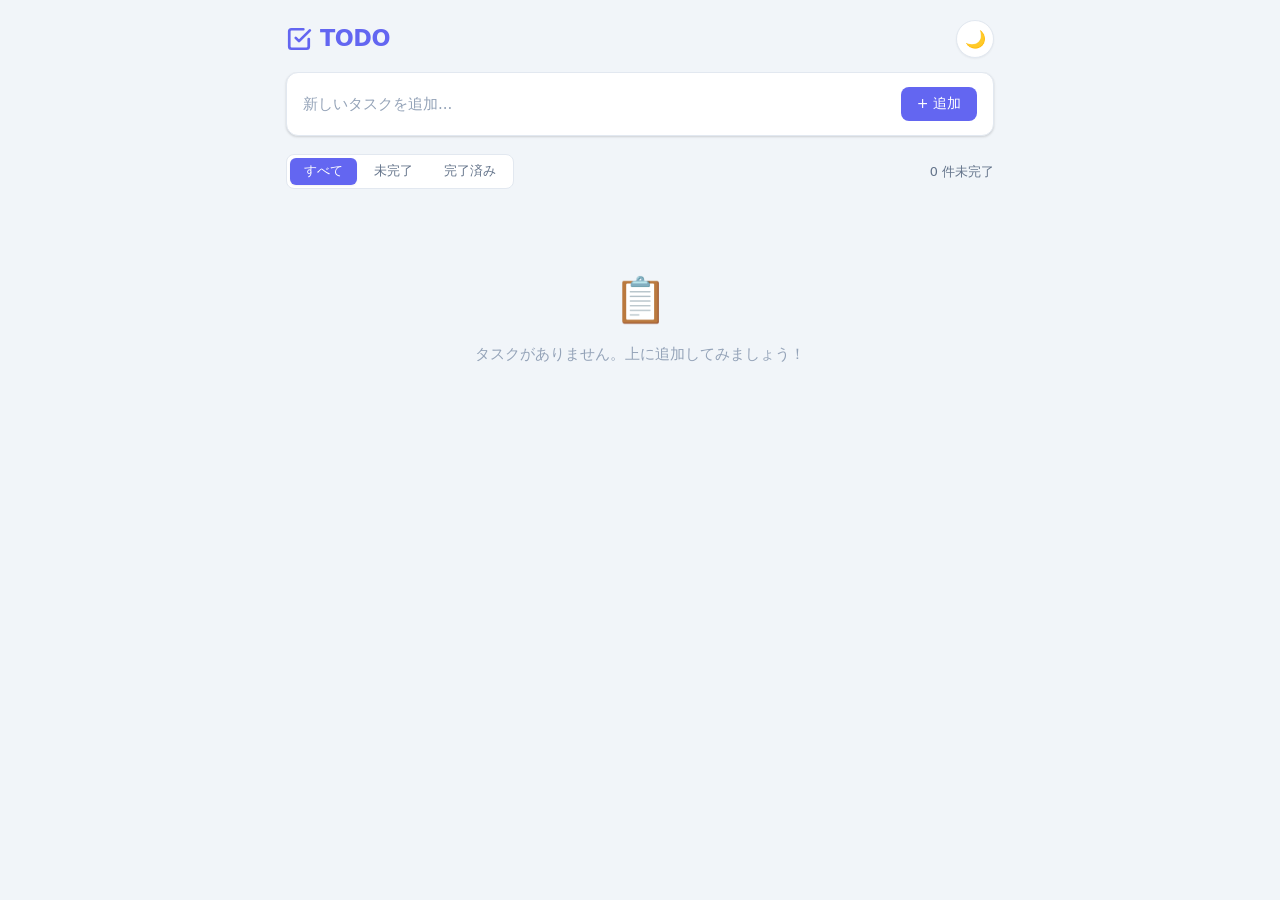
<file: docs/index.html>
<!DOCTYPE html>
<html lang="ja">
<head>
  <meta charset="UTF-8">
  <meta name="viewport" content="width=device-width, initial-scale=1.0">
  <title>TODO</title>
  <link rel="stylesheet" href="./style.css">
</head>
<body>
  <div class="app">
    <header class="header">
      <div class="header-inner">
        <h1 class="logo">
          <svg width="26" height="26" viewBox="0 0 24 24" fill="none" stroke="currentColor" stroke-width="2.5" stroke-linecap="round" stroke-linejoin="round">
            <polyline points="9 11 12 14 22 4"></polyline>
            <path d="M21 12v7a2 2 0 0 1-2 2H5a2 2 0 0 1-2-2V5a2 2 0 0 1 2-2h11"></path>
          </svg>
          TODO
        </h1>
        <button class="theme-toggle" id="themeToggle" title="ダーク/ライト切替">🌙</button>
      </div>
    </header>

    <main class="main">
      <!-- 追加フォーム -->
      <div class="add-panel" id="addPanel">
        <div class="add-row">
          <input class="input-main" id="inputTitle" placeholder="新しいタスクを追加..." autocomplete="off">
          <button class="btn btn-primary" id="btnAdd">+ 追加</button>
        </div>
        <div class="add-details" id="addDetails">
          <textarea class="input-desc" id="inputDesc" placeholder="説明（任意）" rows="2"></textarea>
          <div class="add-meta">
            <select class="sel" id="inputPriority">
              <option value="high">🔴 高</option>
              <option value="medium" selected>🟡 中</option>
              <option value="low">🟢 低</option>
            </select>
            <input class="sel" type="date" id="inputDate">
            <input class="sel input-cat" id="inputCategory" placeholder="🏷 カテゴリ">
          </div>
        </div>
      </div>

      <!-- ツールバー -->
      <div class="toolbar">
        <div class="filters" id="filters">
          <button class="f-btn active" data-filter="all">すべて</button>
          <button class="f-btn" data-filter="active">未完了</button>
          <button class="f-btn" data-filter="completed">完了済み</button>
        </div>
        <div class="stats">
          <span id="statsText"></span>
          <button class="btn-link" id="btnClearCompleted" style="display:none">完了済みを削除</button>
        </div>
      </div>

      <!-- タスクリスト -->
      <div class="todo-list" id="todoList"></div>
      <div class="empty" id="emptyState" style="display:none">
        <div class="empty-icon" id="emptyIcon">📋</div>
        <p id="emptyText">タスクがありません</p>
      </div>
    </main>
  </div>

  <!-- 編集モーダル -->
  <div class="overlay" id="overlay" style="display:none">
    <div class="modal">
      <div class="modal-head">
        <span class="modal-title">タスクを編集</span>
        <button class="modal-close" id="modalClose">✕</button>
      </div>
      <div class="modal-body">
        <label>タイトル <span class="req">*</span></label>
        <input class="input-main" id="editTitle">
        <label>説明</label>
        <textarea class="input-desc" id="editDesc" rows="3"></textarea>
        <div class="modal-meta">
          <div class="meta-col">
            <label>優先度</label>
            <select class="sel" id="editPriority">
              <option value="high">🔴 高</option>
              <option value="medium">🟡 中</option>
              <option value="low">🟢 低</option>
            </select>
          </div>
          <div class="meta-col">
            <label>期日</label>
            <input class="sel" type="date" id="editDate">
          </div>
          <div class="meta-col">
            <label>カテゴリ</label>
            <input class="sel" id="editCategory" placeholder="カテゴリ">
          </div>
        </div>
      </div>
      <div class="modal-foot">
        <button class="btn btn-ghost" id="editCancel">キャンセル</button>
        <button class="btn btn-primary" id="editSave">保存</button>
      </div>
    </div>
  </div>

  <script src="./app.js"></script>
</body>
</html>
</file>
<file: docs/style.css>
:root {
  --bg:        #f1f5f9;
  --surface:   #ffffff;
  --surface2:  #f8fafc;
  --border:    #e2e8f0;
  --t1:        #0f172a;
  --t2:        #64748b;
  --t3:        #94a3b8;
  --accent:    #6366f1;
  --accent-dk: #4f46e5;
  --accent-lt: #eef2ff;
  --high:      #ef4444;
  --med:       #f97316;
  --low:       #22c55e;
  --danger:    #ef4444;
  --sh1: 0 1px 2px rgba(0,0,0,.05);
  --sh2: 0 1px 3px rgba(0,0,0,.1), 0 1px 2px rgba(0,0,0,.06);
  --sh3: 0 4px 12px rgba(0,0,0,.08);
  --r:  12px;
  --r2: 8px;
}

[data-theme="dark"] {
  --bg:        #0f172a;
  --surface:   #1e293b;
  --surface2:  #0f172a;
  --border:    #334155;
  --t1:        #f1f5f9;
  --t2:        #94a3b8;
  --t3:        #475569;
  --accent-lt: #312e81;
  --sh1: 0 1px 2px rgba(0,0,0,.4);
  --sh2: 0 1px 3px rgba(0,0,0,.5);
  --sh3: 0 4px 12px rgba(0,0,0,.5);
}

*, *::before, *::after { box-sizing: border-box; margin: 0; padding: 0; }

body {
  font-family: system-ui, -apple-system, 'Segoe UI', sans-serif;
  background: var(--bg);
  color: var(--t1);
  line-height: 1.5;
  min-height: 100vh;
  transition: background .2s, color .2s;
}

.app {
  max-width: 740px;
  margin: 0 auto;
  padding: 0 16px 80px;
}

/* ── Header ── */
.header {
  position: sticky; top: 0; z-index: 10;
  background: var(--bg);
  padding: 20px 0 14px;
}
.header-inner {
  display: flex;
  align-items: center;
  justify-content: space-between;
}
.logo {
  font-size: 1.4rem; font-weight: 700; letter-spacing: -.5px;
  color: var(--accent);
  display: flex; align-items: center; gap: 8px;
}

.theme-toggle {
  background: var(--surface);
  border: 1px solid var(--border);
  border-radius: 50%;
  width: 38px; height: 38px;
  font-size: 17px; cursor: pointer;
  display: flex; align-items: center; justify-content: center;
  box-shadow: var(--sh1);
  transition: transform .2s, box-shadow .2s;
}
.theme-toggle:hover { transform: scale(1.1); box-shadow: var(--sh2); }

/* ── Add panel ── */
.add-panel {
  background: var(--surface);
  border: 1px solid var(--border);
  border-radius: var(--r);
  padding: 14px 16px;
  margin-bottom: 18px;
  box-shadow: var(--sh2);
  transition: box-shadow .2s, border-color .2s;
}
.add-panel:focus-within {
  border-color: var(--accent);
  box-shadow: var(--sh3), 0 0 0 3px rgba(99,102,241,.1);
}
.add-row { display: flex; gap: 10px; align-items: center; }

.input-main {
  flex: 1; background: transparent; border: none; outline: none;
  font-size: .9375rem; color: var(--t1); padding: 4px 0;
  font-family: inherit;
}
.input-main::placeholder { color: var(--t3); }

.add-details {
  display: none;
  margin-top: 12px; padding-top: 12px;
  border-top: 1px solid var(--border);
  animation: slideDown .2s ease;
}
.add-details.open { display: block; }

@keyframes slideDown {
  from { opacity: 0; transform: translateY(-6px); }
  to   { opacity: 1; transform: translateY(0); }
}

.input-desc {
  width: 100%;
  background: var(--surface2); border: 1px solid var(--border);
  border-radius: var(--r2); padding: 8px 10px;
  font-size: .8125rem; color: var(--t1); resize: vertical;
  font-family: inherit; margin-bottom: 10px;
}
.input-desc:focus { outline: none; border-color: var(--accent); }

.add-meta { display: flex; gap: 8px; flex-wrap: wrap; }

.sel {
  background: var(--surface2); border: 1px solid var(--border);
  border-radius: var(--r2); padding: 5px 10px;
  font-size: .8rem; color: var(--t1); font-family: inherit;
}
.sel:focus { outline: none; border-color: var(--accent); }
.input-cat { flex: 1; min-width: 100px; }

/* ── Buttons ── */
.btn {
  padding: 8px 16px; border: none; border-radius: var(--r2);
  font-size: .875rem; font-weight: 500; cursor: pointer;
  transition: all .15s; display: inline-flex; align-items: center; gap: 4px;
  font-family: inherit; white-space: nowrap;
}
.btn-primary {
  background: var(--accent); color: #fff;
}
.btn-primary:hover {
  background: var(--accent-dk);
  transform: translateY(-1px);
  box-shadow: 0 4px 12px rgba(99,102,241,.35);
}
.btn-primary:active { transform: translateY(0); box-shadow: none; }
.btn-ghost {
  background: transparent; color: var(--t2);
  border: 1px solid var(--border);
}
.btn-ghost:hover { background: var(--surface2); color: var(--t1); }

.btn-link {
  background: none; border: none; padding: 0;
  font-size: .78rem; color: var(--danger); cursor: pointer;
  font-family: inherit; text-decoration: underline; text-underline-offset: 2px;
}
.btn-link:hover { opacity: .75; }

/* ── Toolbar ── */
.toolbar {
  display: flex; align-items: center; justify-content: space-between;
  margin-bottom: 14px; gap: 10px; flex-wrap: wrap;
}
.filters {
  display: flex; gap: 3px;
  background: var(--surface); border: 1px solid var(--border);
  border-radius: var(--r2); padding: 3px;
}
.f-btn {
  background: transparent; border: none; border-radius: 6px;
  padding: 5px 14px; font-size: .8rem; cursor: pointer;
  color: var(--t2); transition: all .15s; font-family: inherit;
}
.f-btn.active { background: var(--accent); color: #fff; box-shadow: var(--sh1); }
.f-btn:hover:not(.active) { background: var(--surface2); color: var(--t1); }

.stats {
  display: flex; align-items: center; gap: 10px;
  font-size: .8rem; color: var(--t2);
}

/* ── Todo card ── */
.todo-list { display: flex; flex-direction: column; gap: 8px; }

.todo-item {
  background: var(--surface); border: 1px solid var(--border);
  border-left: 4px solid var(--med);
  border-radius: var(--r); padding: 13px 14px;
  display: flex; gap: 12px; align-items: flex-start;
  box-shadow: var(--sh1);
  transition: box-shadow .15s, opacity .2s;
  animation: fadeUp .22s ease;
}
@keyframes fadeUp {
  from { opacity: 0; transform: translateY(8px); }
  to   { opacity: 1; transform: translateY(0); }
}
.todo-item:hover { box-shadow: var(--sh2); }
.todo-item.completed { opacity: .55; }

.todo-item[data-priority="high"]   { border-left-color: var(--high); }
.todo-item[data-priority="medium"] { border-left-color: var(--med); }
.todo-item[data-priority="low"]    { border-left-color: var(--low); }

/* Checkbox */
.check-ring {
  width: 22px; height: 22px; min-width: 22px;
  border: 2px solid var(--border); border-radius: 50%;
  cursor: pointer; display: flex; align-items: center; justify-content: center;
  margin-top: 1px; transition: all .15s;
}
.check-ring:hover { border-color: var(--accent); background: var(--accent-lt); }
.todo-item.completed .check-ring {
  background: var(--accent); border-color: var(--accent);
}
.check-mark {
  display: none; color: #fff; font-size: 12px; font-weight: 700; line-height: 1;
}
.todo-item.completed .check-mark { display: block; }

/* Body */
.todo-body { flex: 1; min-width: 0; }

.todo-title {
  font-size: .9375rem; font-weight: 500; word-break: break-word;
}
.todo-item.completed .todo-title {
  text-decoration: line-through; color: var(--t3);
}

.todo-desc {
  font-size: .8125rem; color: var(--t2); margin-top: 3px; word-break: break-word;
}

.todo-meta {
  display: flex; flex-wrap: wrap; gap: 8px; margin-top: 6px;
}
.tag { font-size: .73rem; color: var(--t2); display: flex; align-items: center; gap: 3px; }
.tag.overdue { color: var(--danger); font-weight: 500; }

.badge {
  font-size: .68rem; font-weight: 600; padding: 1px 6px; border-radius: 4px;
  letter-spacing: .3px; text-transform: uppercase;
}
.badge-high   { background: #fef2f2; color: var(--high); }
.badge-medium { background: #fff7ed; color: var(--med); }
.badge-low    { background: #f0fdf4; color: var(--low); }
[data-theme="dark"] .badge-high   { background: #450a0a; }
[data-theme="dark"] .badge-medium { background: #431407; }
[data-theme="dark"] .badge-low    { background: #052e16; }

/* Actions */
.todo-actions {
  display: flex; gap: 2px;
  opacity: 0; transition: opacity .15s;
}
.todo-item:hover .todo-actions { opacity: 1; }

.icon-btn {
  background: transparent; border: none;
  width: 30px; height: 30px; border-radius: 6px; cursor: pointer;
  display: flex; align-items: center; justify-content: center;
  color: var(--t2); font-size: 15px; transition: all .12s;
}
.icon-btn:hover { background: var(--surface2); color: var(--t1); }
.icon-btn.del:hover { background: #fef2f2; color: var(--danger); }
[data-theme="dark"] .icon-btn.del:hover { background: #450a0a; }

/* ── Empty state ── */
.empty {
  text-align: center; padding: 64px 20px; color: var(--t3);
}
.empty-icon { font-size: 44px; margin-bottom: 10px; }
.empty p { font-size: .9375rem; }

/* ── Modal ── */
.overlay {
  position: fixed; inset: 0;
  background: rgba(0,0,0,.45);
  backdrop-filter: blur(4px);
  z-index: 50;
  display: flex; align-items: center; justify-content: center;
  padding: 16px;
  animation: fadeIn .15s ease;
}
@keyframes fadeIn {
  from { opacity: 0; }
  to   { opacity: 1; }
}

.modal {
  background: var(--surface); border: 1px solid var(--border);
  border-radius: var(--r); width: 100%; max-width: 480px;
  box-shadow: 0 20px 60px rgba(0,0,0,.3);
  animation: slideUp .2s ease;
}
@keyframes slideUp {
  from { opacity: 0; transform: translateY(16px); }
  to   { opacity: 1; transform: translateY(0); }
}

.modal-head {
  display: flex; align-items: center; justify-content: space-between;
  padding: 18px 20px 14px; border-bottom: 1px solid var(--border);
}
.modal-title { font-size: 1.05rem; font-weight: 600; }
.modal-close {
  background: transparent; border: none; font-size: 16px; cursor: pointer;
  color: var(--t2); width: 28px; height: 28px; border-radius: 6px;
  display: flex; align-items: center; justify-content: center;
  transition: all .12s;
}
.modal-close:hover { background: var(--surface2); color: var(--t1); }

.modal-body {
  padding: 18px 20px;
  display: flex; flex-direction: column; gap: 10px;
}
.modal-body label {
  display: block; font-size: .78rem; font-weight: 500; color: var(--t2);
  margin-bottom: 4px;
}
.modal-body .input-main {
  width: 100%;
  background: var(--surface2); border: 1px solid var(--border);
  border-radius: var(--r2); padding: 8px 12px;
  font-size: .9375rem;
  transition: border-color .15s;
}
.modal-body .input-main:focus {
  outline: none; border-color: var(--accent);
}
.req { color: var(--danger); }

.modal-meta { display: grid; grid-template-columns: repeat(3, 1fr); gap: 10px; }
.meta-col { display: flex; flex-direction: column; }
.meta-col .sel { width: 100%; }

.modal-foot {
  padding: 14px 20px; border-top: 1px solid var(--border);
  display: flex; gap: 8px; justify-content: flex-end;
}

/* Scrollbar */
::-webkit-scrollbar { width: 6px; }
::-webkit-scrollbar-track { background: transparent; }
::-webkit-scrollbar-thumb { background: var(--border); border-radius: 3px; }
</file>
